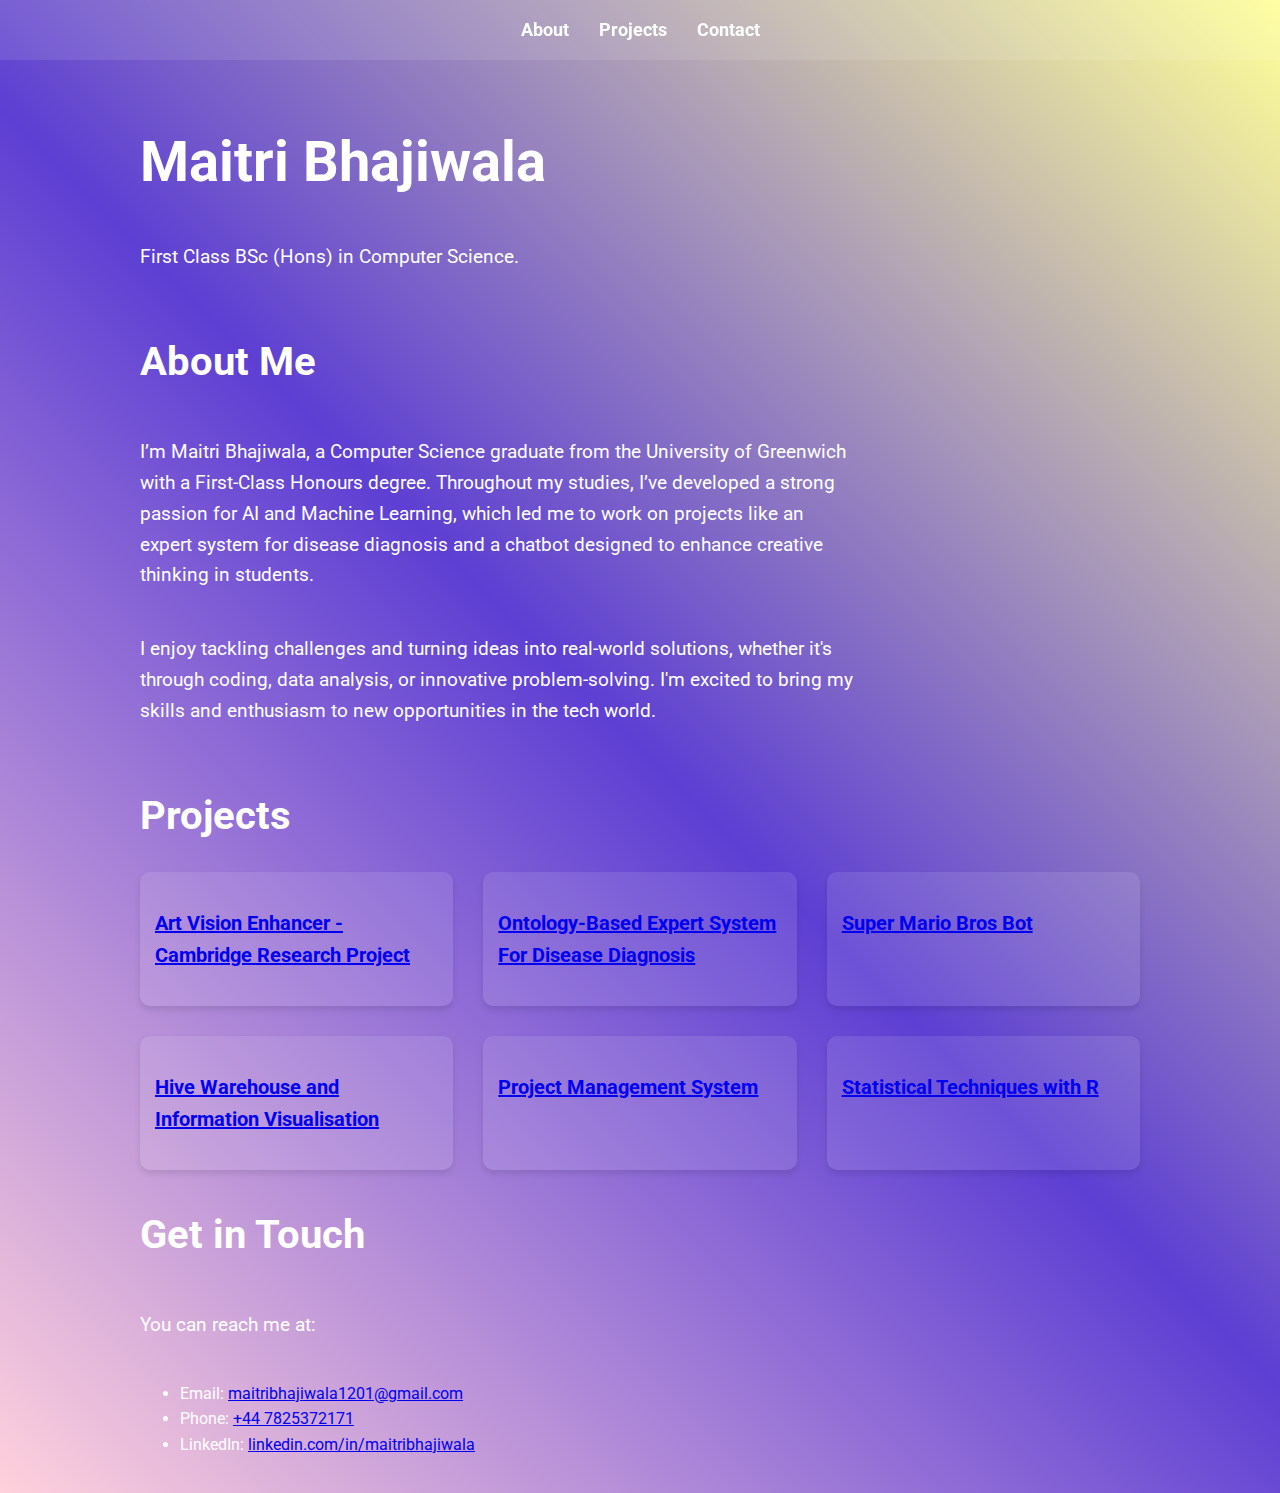
<file: index.html>
<!DOCTYPE html>
<html lang="en">
<head>
    <meta charset="UTF-8">
    <meta name="viewport" content="width=device-width, initial-scale=1.0">
    <title>Maitri Bhajiwala</title>
    <link rel="stylesheet" href="styles.css">
    <link href="https://fonts.googleapis.com/css2?family=Roboto:wght@300;400;700&display=swap" rel="stylesheet">
    <form action = "/submit-form" method="POST"></form>
</head>
<body>
    <header>
        <nav>
            <ul>
                <li><a href="#about">About</a></li>
                <li><a href="#projects">Projects</a></li>
                <li><a href="#contact">Contact</a></li>
            </ul>
        </nav>
    </header>

    <main>
        <section id="hero">
            <h1>Maitri Bhajiwala</h1>
            <p>First Class BSc (Hons) in Computer Science.</p>
        </section>

        <section id="about">
            <h2>About Me</h2>
            <p>I’m Maitri Bhajiwala, a Computer Science graduate from the University of Greenwich with a First-Class Honours degree. Throughout my studies, I’ve developed a strong passion for AI and Machine Learning, which led me to work on projects like an expert system for disease diagnosis and a chatbot designed to enhance creative thinking in students.</p>
            <p>I enjoy tackling challenges and turning ideas into real-world solutions, whether it's through coding, data analysis, or innovative problem-solving. I'm excited to bring my skills and enthusiasm to new opportunities in the tech world.</p>
        </section>

        <section id="projects">
            <h2>Projects</h2>
            <div class="project-grid">
                <!-- Repeat for each project -->
                <div class="project-item">
                    <a href="art-vision-enhancer.html">
                        <h3> Art Vision Enhancer - Cambridge Research Project</h3>
                    </a>
                </div>
                <div class="project-item">
                    <a href="ontology-based-diagnosis.html">
                        <h3>Ontology-Based Expert System For Disease Diagnosis</h3>
                    </a>
                </div>
                <div class="project-item">
                    <a href="super-mario-bros-bot.html">
                        <h3>Super Mario Bros Bot</h3>
                    </a>
                </div>
                <div class="project-item">
                    <a href="big-data.html">
                        <h3>Hive Warehouse and Information Visualisation</h3>
                    </a>
                </div>
                <div class="project-item">
                    <a href="java-project.html">
                        <h3>Project Management System</h3>
                    </a>
                </div>
                <div class="project-item">
                    <a href="R-project.html">
                        <h3>Statistical Techniques with R</h3>
                    </a>
                </div>
            </div>
        </section>

       

        <section id="contact">
            <h2>Get in Touch</h2>
            <p>You can reach me at:</p>
            <ul>
                <li>Email: <a href="mailto:maitribhajiwala1201@gmail.com">maitribhajiwala1201@gmail.com</a></li>
                <li>Phone: <a href="tel:+44 7825372171">+44 7825372171</a></li>
                <li>LinkedIn: <a href="https://www.linkedin.com/in/maitribhajiwala" target="_blank">linkedin.com/in/maitribhajiwala</a></li>
            </ul>
        </section>
    </main>



    <script src="script.js"></script>
</body>
</html>
</file>
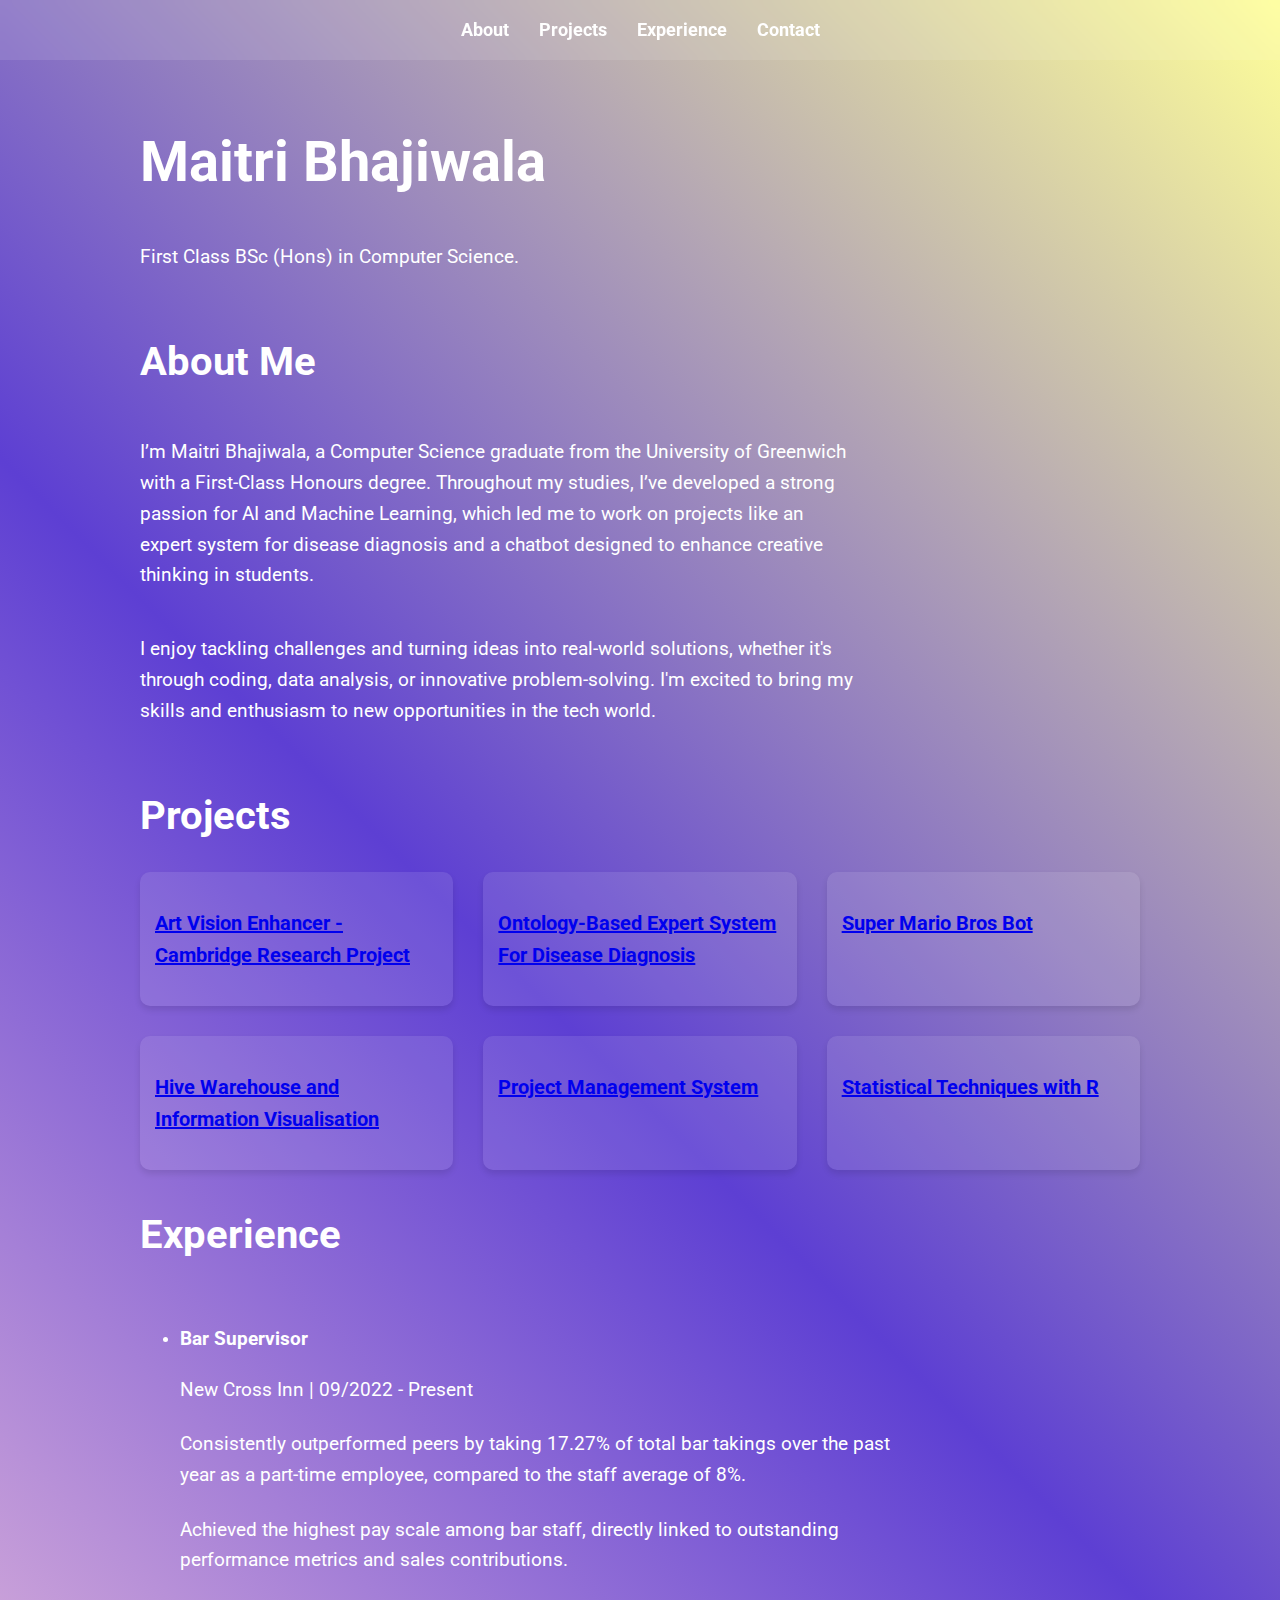
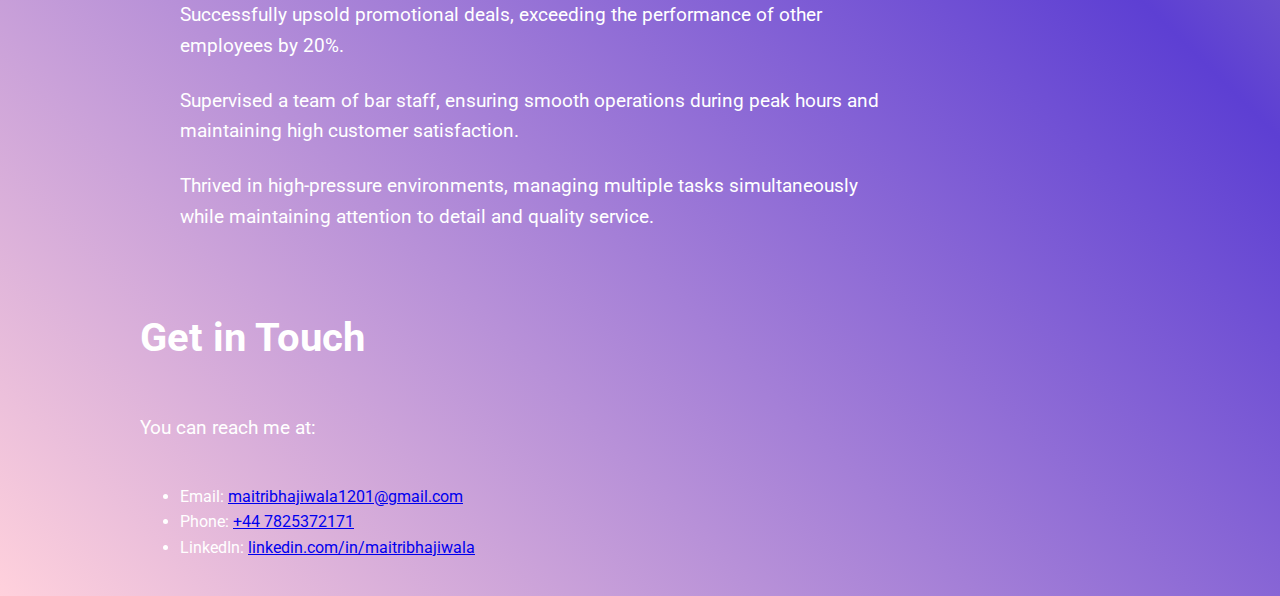
<file: bookstore-portfolio/index.html>
<!DOCTYPE html>
<html lang="en">
<head>
    <meta charset="UTF-8">
    <meta name="viewport" content="width=device-width, initial-scale=1.0">
    <title>Your Name - Portfolio</title>
    <link rel="stylesheet" href="styles.css">
    <link href="https://fonts.googleapis.com/css2?family=Roboto:wght@300;400;700&display=swap" rel="stylesheet">
    <form action = "/submit-form" method="POST"></form>
</head>
<body>
    <header>
        <nav>
            <ul>
                <li><a href="#about">About</a></li>
                <li><a href="#projects">Projects</a></li>
                <li><a href="#experience">Experience</a></li>
                <li><a href="#contact">Contact</a></li>
            </ul>
        </nav>
    </header>

    <main>
        <section id="hero">
            <h1>Maitri Bhajiwala</h1>
            <p>First Class BSc (Hons) in Computer Science.</p>
        </section>

        <section id="about">
            <h2>About Me</h2>
            <p>I’m Maitri Bhajiwala, a Computer Science graduate from the University of Greenwich with a First-Class Honours degree. Throughout my studies, I’ve developed a strong passion for AI and Machine Learning, which led me to work on projects like an expert system for disease diagnosis and a chatbot designed to enhance creative thinking in students.</p>
            <p>I enjoy tackling challenges and turning ideas into real-world solutions, whether it's through coding, data analysis, or innovative problem-solving. I'm excited to bring my skills and enthusiasm to new opportunities in the tech world.</p>
        </section>

        <section id="projects">
            <h2>Projects</h2>
            <div class="project-grid">
                <!-- Repeat for each project -->
                <div class="project-item">
                    <a href="art-vision-enhancer.html">
                        <h3> Art Vision Enhancer - Cambridge Research Project</h3>
                    </a>
                </div>
                <div class="project-item">
                    <a href="ontology-based-diagnosis.html">
                        <h3>Ontology-Based Expert System For Disease Diagnosis</h3>
                    </a>
                </div>
                <div class="project-item">
                    <a href="super-mario-bros-bot.html">
                        <h3>Super Mario Bros Bot</h3>
                    </a>
                </div>
                <div class="project-item">
                    <a href="big-data.html">
                        <h3>Hive Warehouse and Information Visualisation</h3>
                    </a>
                </div>
                <div class="project-item">
                    <a href="java-project.html">
                        <h3>Project Management System</h3>
                    </a>
                </div>
                <div class="project-item">
                    <a href="R-project.html">
                        <h3>Statistical Techniques with R</h3>
                    </a>
                </div>
            </div>
        </section>

        <section id="experience">
            <h2>Experience</h2>
            <ul class="timeline">
                <li>
                    <h3>Bar Supervisor</h3>
                    <p>New Cross Inn | 09/2022 - Present</p>
                    <p>Consistently outperformed peers by taking 17.27% of total bar takings over the past year as a part-time employee, compared to the staff average of 8%.</p>
                    <p>Achieved the highest pay scale among bar staff, directly linked to outstanding performance metrics and sales contributions.</p>
                    <p>Successfully upsold promotional deals, exceeding the performance of other employees by 20%.</p>
                    <p>Supervised a team of bar staff, ensuring smooth operations during peak hours and maintaining high customer satisfaction.</p>
                    <p>Thrived in high-pressure environments, managing multiple tasks simultaneously while maintaining attention to detail and quality service.</p>
                </li>
                <!-- Repeat for each job -->
            </ul>
        </section>

        <section id="contact">
            <h2>Get in Touch</h2>
            <p>You can reach me at:</p>
            <ul>
                <li>Email: <a href="mailto:maitribhajiwala1201@gmail.com">maitribhajiwala1201@gmail.com</a></li>
                <li>Phone: <a href="tel:+44 7825372171">+44 7825372171</a></li>
                <li>LinkedIn: <a href="https://www.linkedin.com/in/maitribhajiwala" target="_blank">linkedin.com/in/maitribhajiwala</a></li>
            </ul>
        </section>
    </main>



    <script src="script.js"></script>
</body>
</html>
</file>
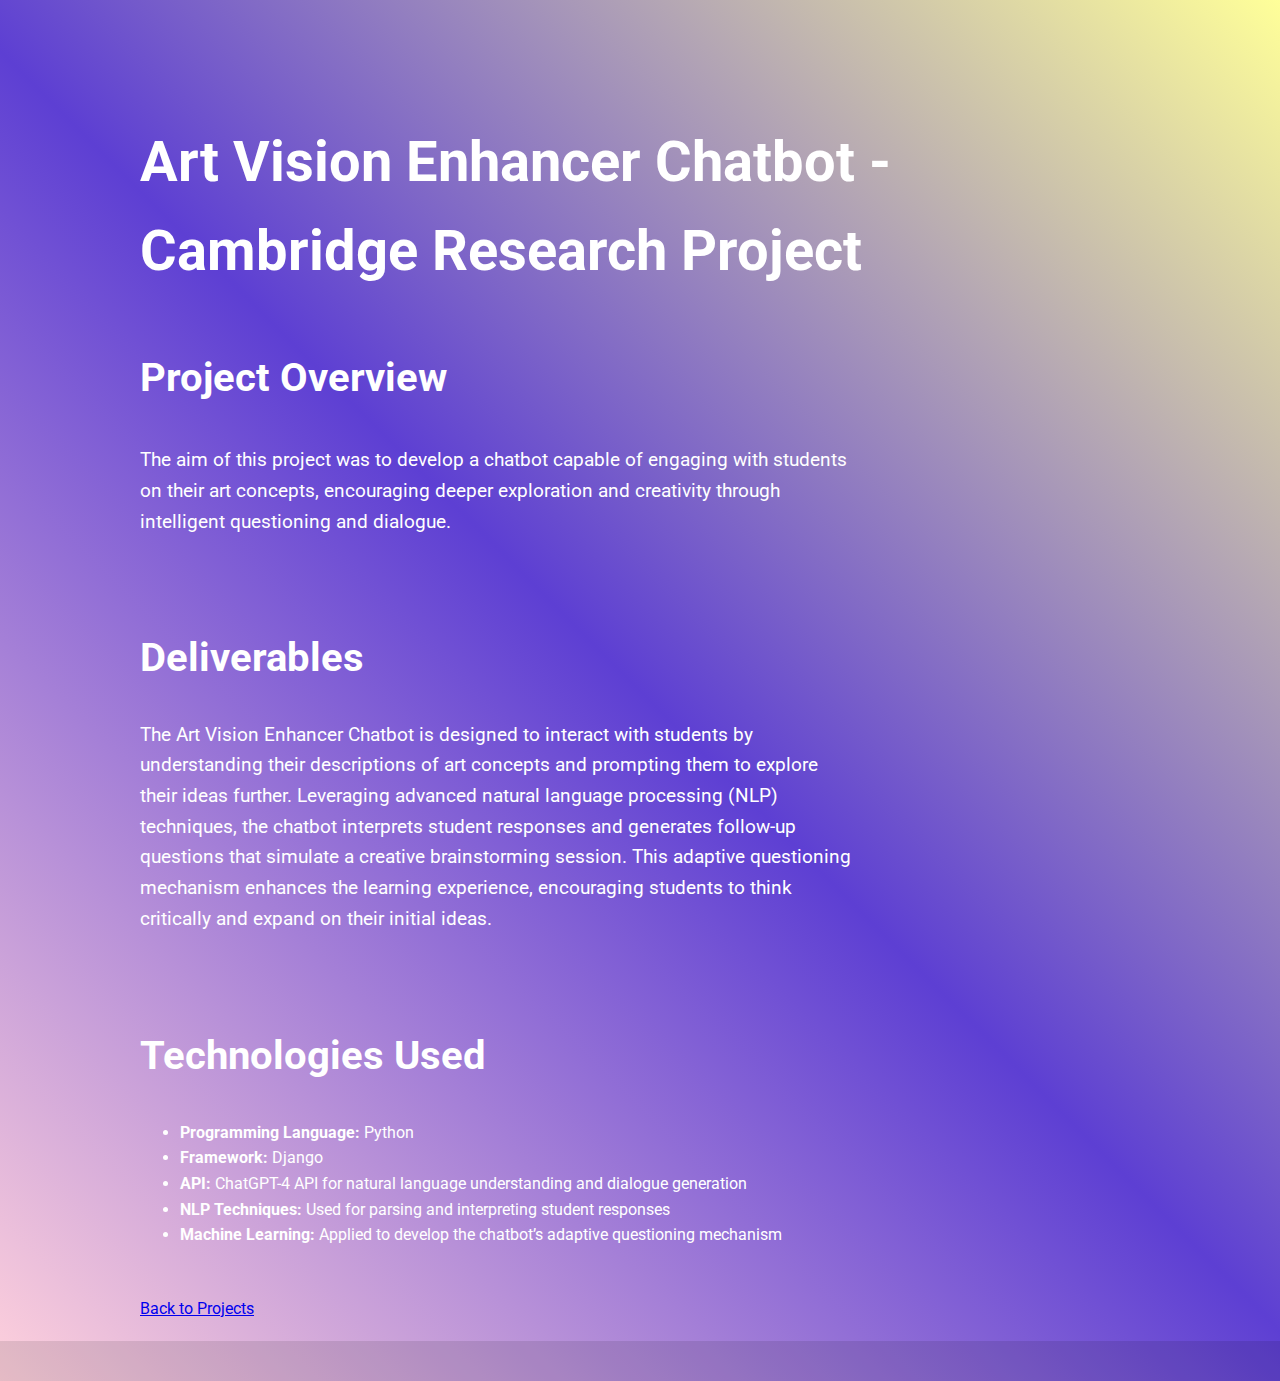
<file: art-vision-enhancer.html>
<!DOCTYPE html>
<html lang="en">
<head>
    <meta charset="UTF-8">
    <meta name="viewport" content="width=device-width, initial-scale=1.0">
    <title>Art Vision Enhancer Chatbot - Maitri Bhajiwala</title>
    <link rel="stylesheet" href="styles.css">
</head>
<body>
    <header>
        <!-- Add navigation menu here -->
    </header>

    <main>
        <article class="project-details">
            <h1>Art Vision Enhancer Chatbot - Cambridge Research Project</h1>
            
            
            <section class="project-section project-description">
                <h2>Project Overview</h2>
                <p>The aim of this project was to develop a chatbot capable of engaging with students on their art concepts, encouraging deeper exploration and creativity through intelligent questioning and dialogue.</p>
            </section>

            <section class="project-section project-features">
                <h2 style="margin-bottom: 10px;">Deliverables</h2>
                <p>The Art Vision Enhancer Chatbot is designed to interact with students by understanding their descriptions of art concepts and prompting them to explore their ideas further. Leveraging advanced natural language processing (NLP) techniques, the chatbot interprets student responses and generates follow-up questions that simulate a creative brainstorming session. This adaptive questioning mechanism enhances the learning experience, encouraging students to think critically and expand on their initial ideas.</p>
            </section>

            <section class="project-section project-tech" style="margin-top: 20px;">
                <h2>Technologies Used</h2>
                <ul>
                    <li><b>Programming Language:</b> Python</li>
                    <li><b>Framework:</b> Django</li>
                    <li><b>API:</b> ChatGPT-4 API for natural language understanding and dialogue generation</li>
                    <li><b>NLP Techniques:</b> Used for parsing and interpreting student responses</li>
                    <li><b>Machine Learning:</b> Applied to develop the chatbot’s adaptive questioning mechanism
                    </li>
                </ul>
            </section>

            <!-- Add more sections as needed -->

            <a href="index.html#projects" class="back-button">Back to Projects</a>
        </article>
    </main>

    <footer>
        <!-- Add footer content here -->
    </footer>

    <script src="script.js"></script>
</body>
</html>
</file>
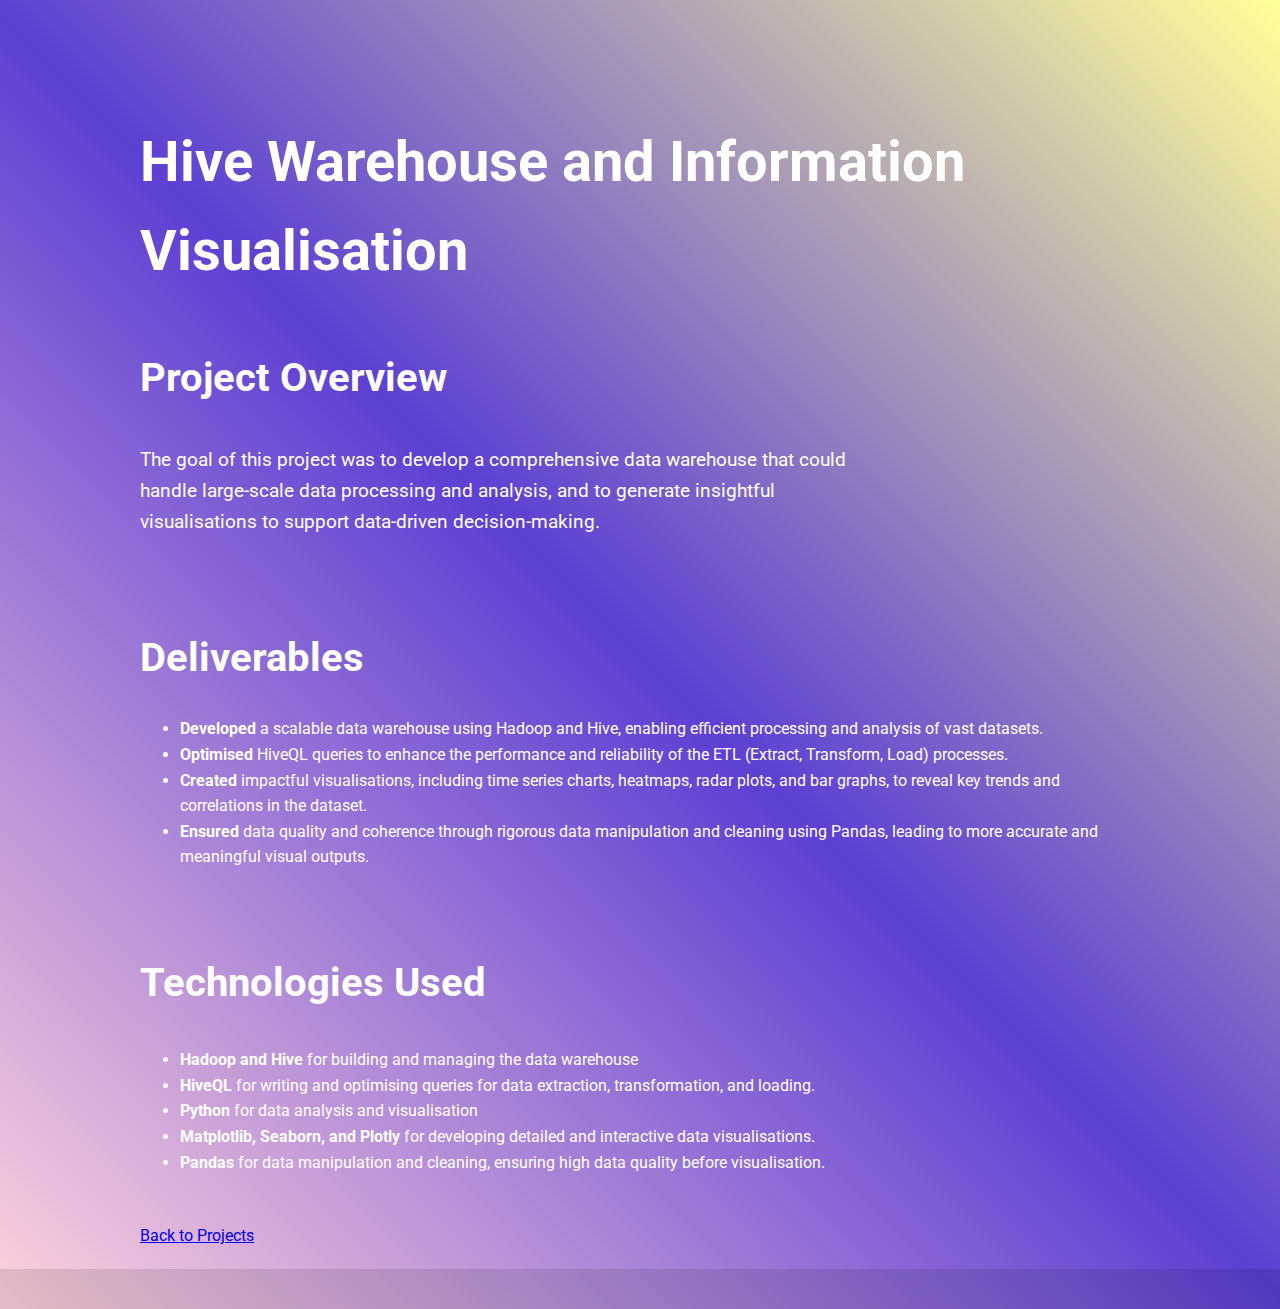
<file: big-data.html>
<!DOCTYPE html>
<html lang="en">
<head>
    <meta charset="UTF-8">
    <meta name="viewport" content="width=device-width, initial-scale=1.0">
    <title> Hive Warehouse and Information Visualisation - Maitri Bhajiwala</title>
    <link rel="stylesheet" href="styles.css">
</head>
<body>
    <header>
        <!-- Add navigation menu here -->
    </header>

    <main>
        <article class="project-details">
            <h1> Hive Warehouse and Information Visualisation</h1>
            
            
            <section class="project-section project-description">
                <h2>Project Overview</h2>
                <p>The goal of this project was to develop a comprehensive data warehouse that could handle large-scale data processing and analysis, and to generate insightful visualisations to support data-driven decision-making.</p>
            </section>

            <section class="project-section project-features">
                <h2 style="margin-bottom: 10px;">Deliverables</h2>
                <ul>
                    <li><b>Developed</b> a scalable data warehouse using Hadoop and Hive, enabling efficient processing and analysis of vast datasets.</li>
                    <li><b> Optimised</b> HiveQL queries to enhance the performance and reliability of the ETL (Extract, Transform, Load) processes.</li>
                    <li><b>Created</b> impactful visualisations, including time series charts, heatmaps, radar plots, and bar graphs, to reveal key trends and correlations in the dataset.</li>
                    <li><b>Ensured</b> data quality and coherence through rigorous data manipulation and cleaning using Pandas, leading to more accurate and meaningful visual outputs.</li>
                </ul>
            </section>

            <section class="project-section project-tech" style="margin-top: 20px;">
                <h2>Technologies Used</h2>
                <ul>
                    <li><b>Hadoop and Hive</b> for building and managing the data warehouse</li>
                    <li><b>HiveQL</b> for writing and optimising queries for data extraction, transformation, and loading.</li>
                    <li><b>Python</b> for data analysis and visualisation</li>
                    <li><b>Matplotlib, Seaborn, and Plotly</b> for developing detailed and interactive data visualisations.</li>
                    <li><b>Pandas</b> for data manipulation and cleaning, ensuring high data quality before visualisation.
                    </li>
                </ul>
            </section>

            <!-- Add more sections as needed -->

            <a href="index.html#projects" class="back-button">Back to Projects</a>
        </article>
    </main>

    <footer>
        <!-- Add footer content here -->
    </footer>

    <script src="script.js"></script>
</body>
</html>
</file>
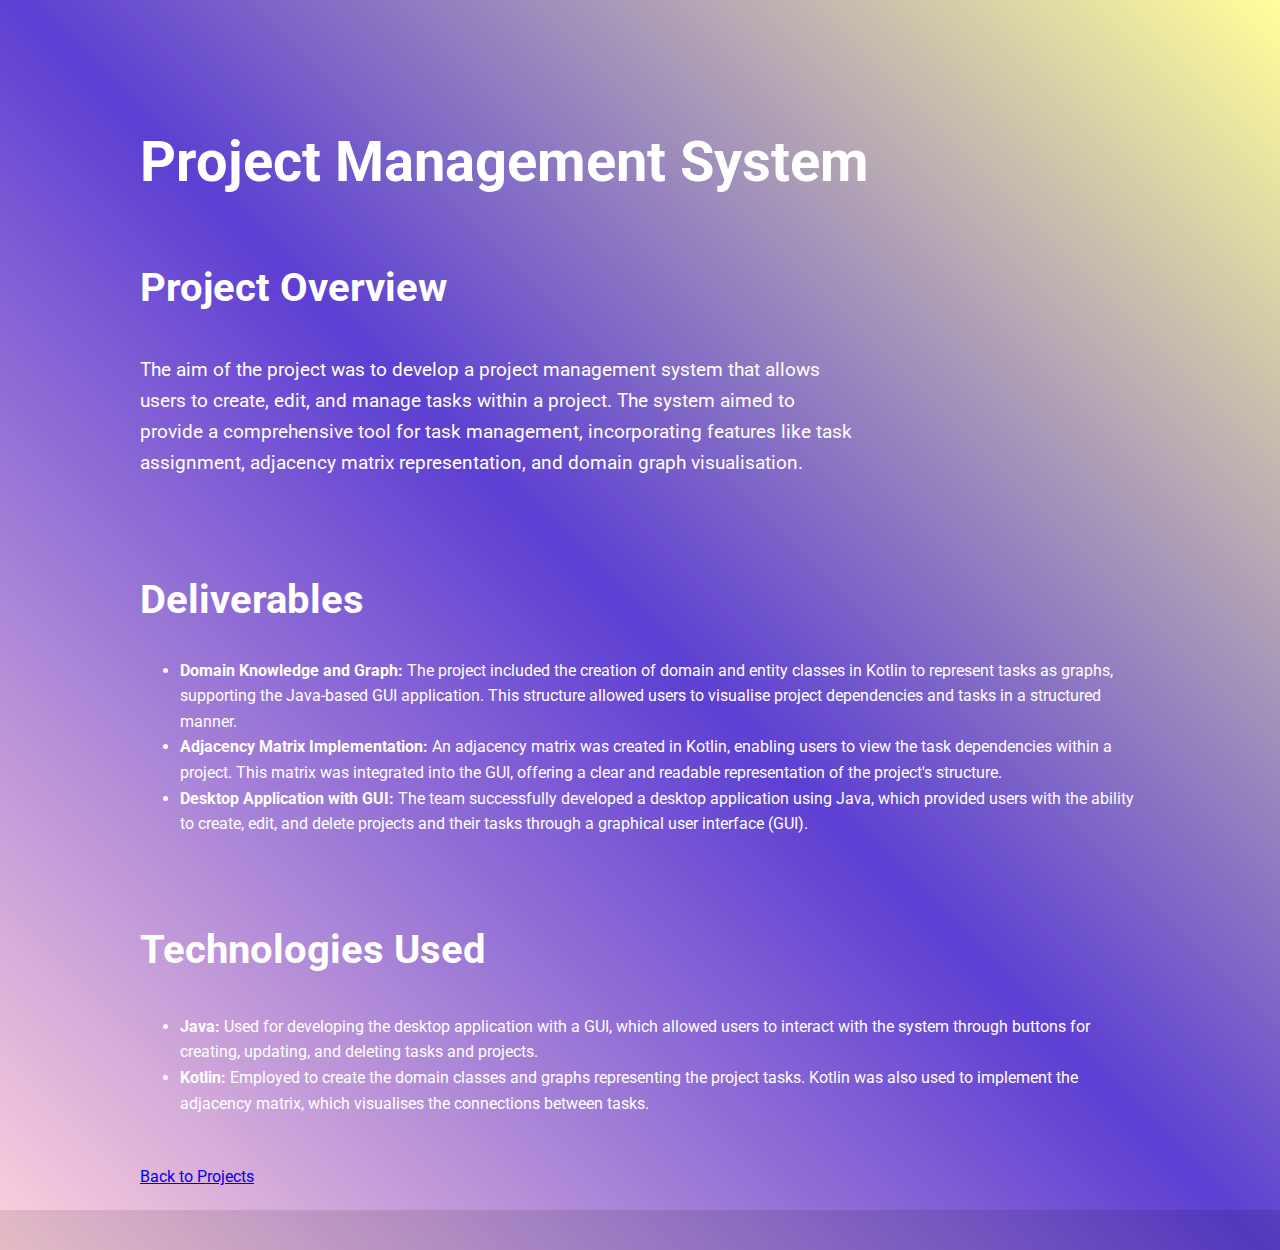
<file: java-project.html>
<!DOCTYPE html>
<html lang="en">
<head>
    <meta charset="UTF-8">
    <meta name="viewport" content="width=device-width, initial-scale=1.0">
    <title>Project Management System</title>
    <link rel="stylesheet" href="styles.css">
</head>
<body>
    <header>
        <!-- Add navigation menu here -->
    </header>

    <main>
        <article class="project-details">
            <h1>Project Management System</h1>
            
            
            <section class="project-section project-description">
                <h2>Project Overview</h2>
                <p>The aim of the project was to develop a project management system that allows users to create, edit, and manage tasks within a project. The system aimed to provide a comprehensive tool for task management, incorporating features like task assignment, adjacency matrix representation, and domain graph visualisation.</p>
            </section>

            <section class="project-section project-features">
                <h2 style="margin-bottom: 10px;">Deliverables</h2>
                <ul>
                    <li><b>Domain Knowledge and Graph:</b> The project included the creation of domain and entity classes in Kotlin to represent tasks as graphs, supporting the Java-based GUI application. This structure allowed users to visualise project dependencies and tasks in a structured manner.</li>
                    <li><b>Adjacency Matrix Implementation:</b> An adjacency matrix was created in Kotlin, enabling users to view the task dependencies within a project. This matrix was integrated into the GUI, offering a clear and readable representation of the project's structure.
                    <li><b>Desktop Application with GUI:</b>  The team successfully developed a desktop application using Java, which provided users with the ability to create, edit, and delete projects and their tasks through a graphical user interface (GUI).</li>

                    </li>
                </ul>
            </section>

            <section class="project-section project-tech" style="margin-top: 20px;">
                <h2>Technologies Used</h2>
                <ul>
                    <li><b>Java:</b> Used for developing the desktop application with a GUI, which allowed users to interact with the system through buttons for creating, updating, and deleting tasks and projects.</li>
                    <li><b>Kotlin:</b> Employed to create the domain classes and graphs representing the project tasks. Kotlin was also used to implement the adjacency matrix, which visualises the connections between tasks.</li>
                    
                </ul>
            </section>

            <!-- Add more sections as needed -->

            <a href="index.html#projects" class="back-button">Back to Projects</a>
        </article>
    </main>

    <footer>
        <!-- Add footer content here -->
    </footer>

    <script src="script.js"></script>
</body>
</html>
</file>
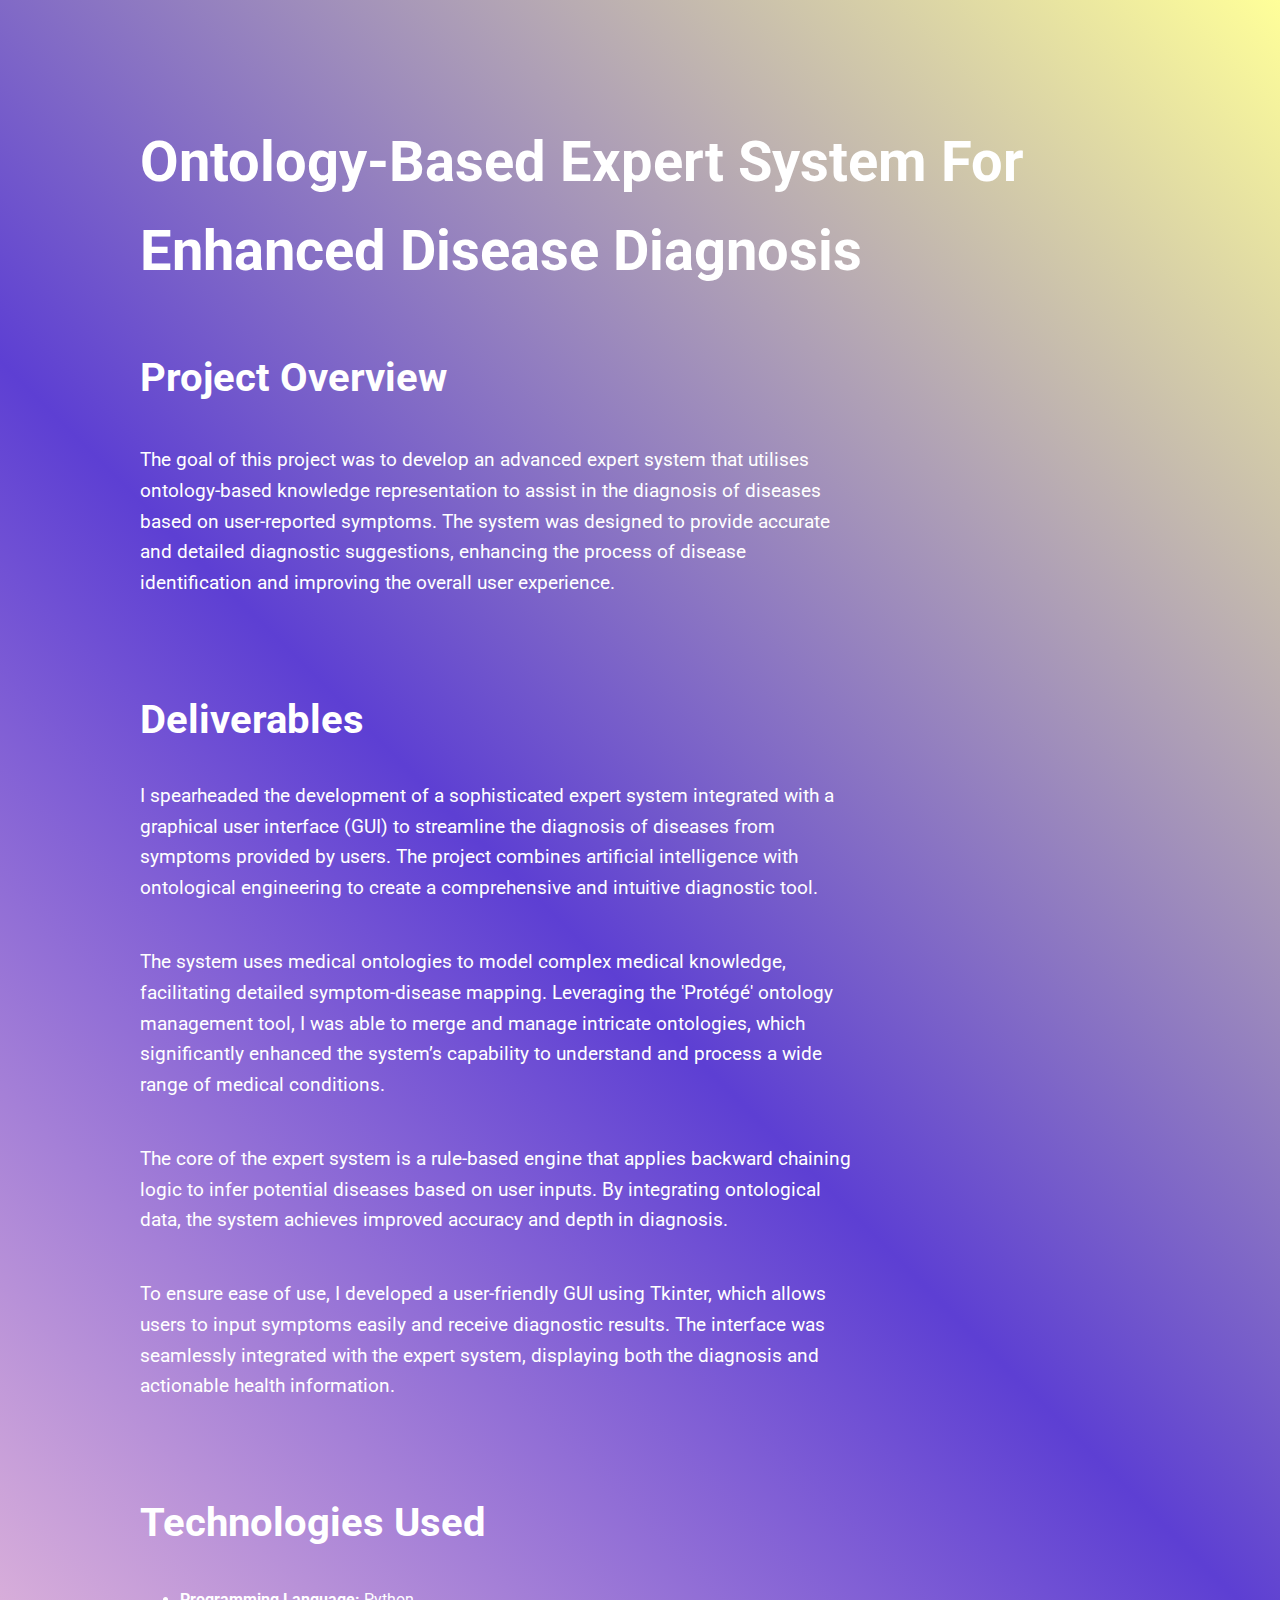
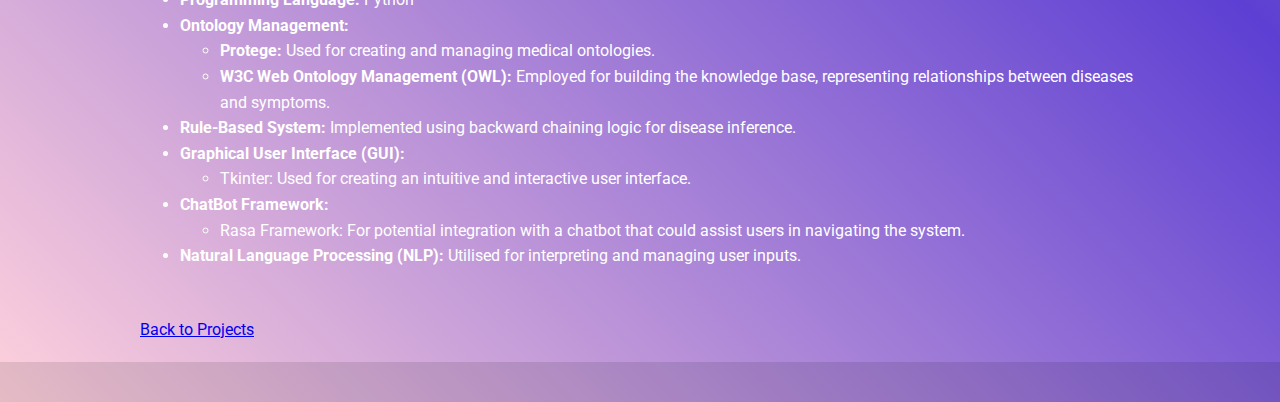
<file: ontology-based-diagnosis.html>
<!DOCTYPE html>
<html lang="en">
<head>
    <meta charset="UTF-8">
    <meta name="viewport" content="width=device-width, initial-scale=1.0">
    <title>Ontology Based Disease Diagnosis - Maitri Bhajiwala</title>
    <link rel="stylesheet" href="styles.css">
</head>
<body>
    <header>
        <!-- Add navigation menu here -->
    </header>

    <main>
        <article class="project-details">
            <h1>Ontology-Based Expert System For Enhanced Disease Diagnosis </h1>
            
            
            <section class="project-section project-description">
                <h2>Project Overview</h2>
                <p>The goal of this project was to develop an advanced expert system that utilises ontology-based knowledge representation to assist in the diagnosis of diseases based on user-reported symptoms. The system was designed to provide accurate and detailed diagnostic suggestions, enhancing the process of disease identification and improving the overall user experience.</p>
            </section>

            <section class="project-section project-features">
                <h2 style="margin-bottom: 10px;">Deliverables</h2>
                <p>I spearheaded the development of a sophisticated expert system integrated with a graphical user interface (GUI) to streamline the diagnosis of diseases from symptoms provided by users. The project combines artificial intelligence with ontological engineering to create a comprehensive and intuitive diagnostic tool.</p>
                <p>The system uses medical ontologies to model complex medical knowledge, facilitating detailed symptom-disease mapping. Leveraging the 'Protégé' ontology management tool, I was able to merge and manage intricate ontologies, which significantly enhanced the system’s capability to understand and process a wide range of medical conditions.</p>
                <p>The core of the expert system is a rule-based engine that applies backward chaining logic to infer potential diseases based on user inputs. By integrating ontological data, the system achieves improved accuracy and depth in diagnosis.</p>
                <p>To ensure ease of use, I developed a user-friendly GUI using Tkinter, which allows users to input symptoms easily and receive diagnostic results. The interface was seamlessly integrated with the expert system, displaying both the diagnosis and actionable health information.</p>
            </section>

            <section class="project-section project-tech" style="margin-top: 20px;">
                <h2>Technologies Used</h2>
                <ul>
                    <li><b>Programming Language:</b> Python</li>
                    <li><b>Ontology Management:</b>
                        <ul>
                        <li><b>Protege:</b> Used for creating and managing medical ontologies.</li>
                        <li><b>W3C Web Ontology Management (OWL):</b> Employed for building the knowledge base, representing relationships between diseases and symptoms.</li>
                        </ul>
                    </li>
                    <li><b>Rule-Based System:</b> Implemented using backward chaining logic for disease inference.</li>
                    <li><b>Graphical User Interface (GUI):</b>
                        <ul><li>Tkinter: Used for creating an intuitive and interactive user interface.</li></ul>
                    <li><b>ChatBot Framework:</b>
                        <ul><li> Rasa Framework: For potential integration with a chatbot that could assist users in navigating the system.</li></ul>
                    <li><b>Natural Language Processing (NLP):</b> Utilised for interpreting and managing user inputs.</li>
                </ul>
            </section>

            <!-- Add more sections as needed -->

            <a href="index.html#projects" class="back-button">Back to Projects</a>
        </article>
    </main>

    <footer>
        <!-- Add footer content here -->
    </footer>

    <script src="script.js"></script>
</body>
</html>
</file>
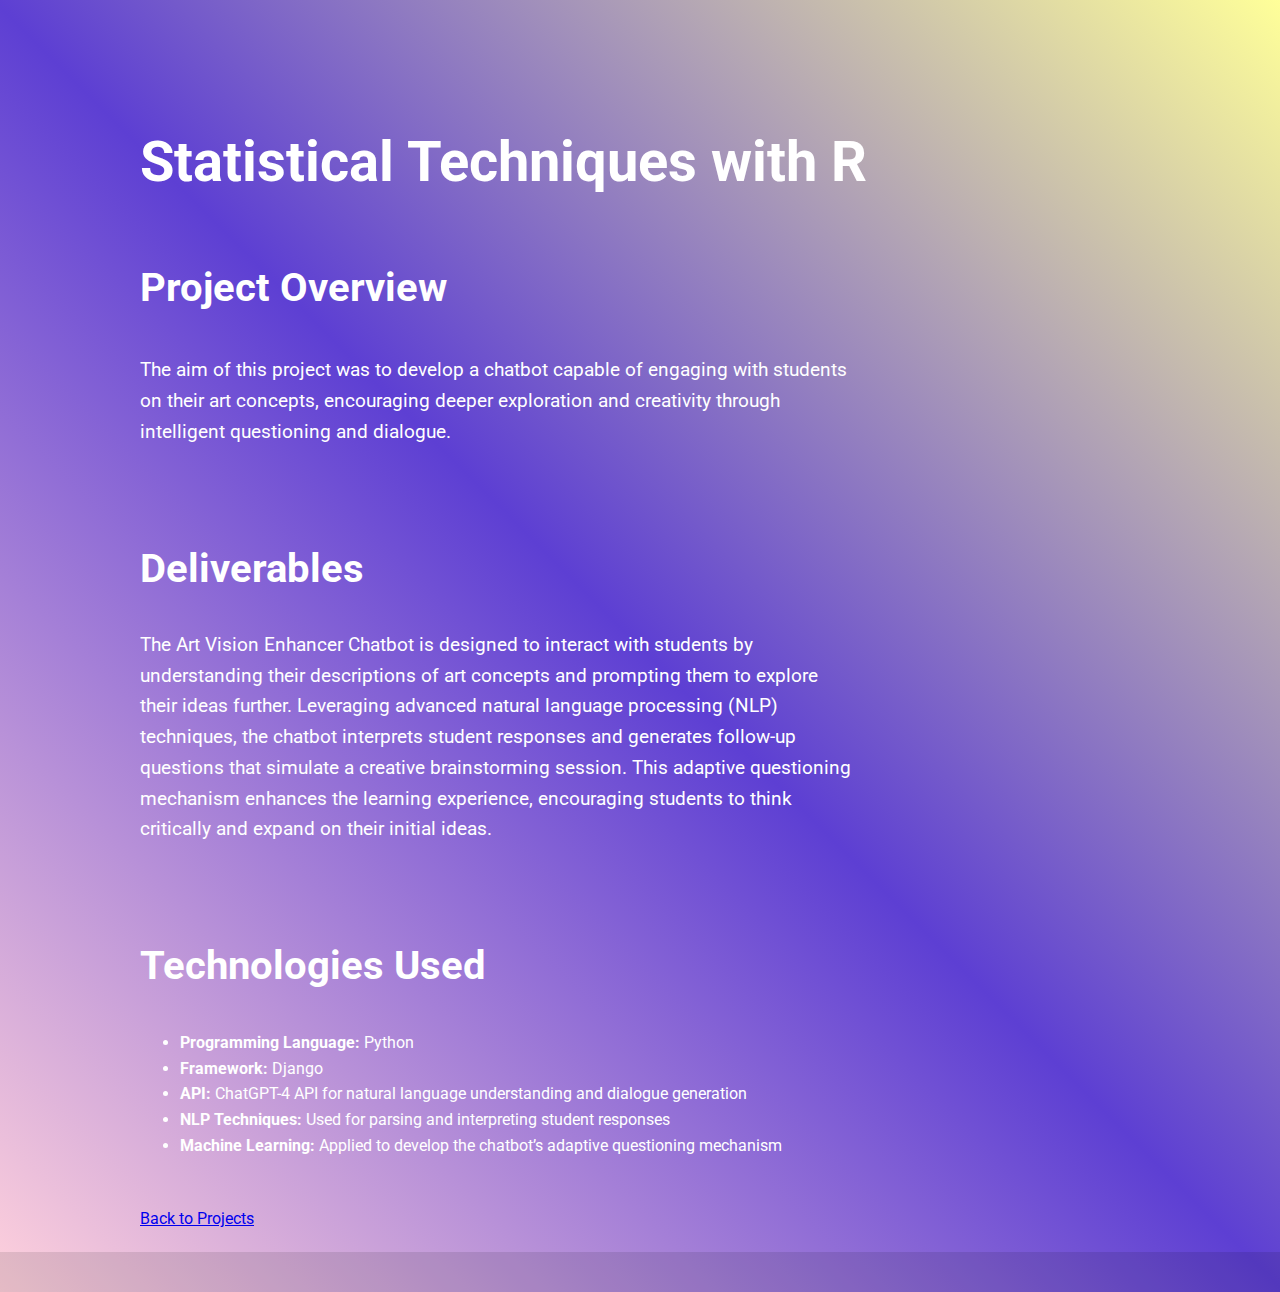
<file: R-project.html>
<!DOCTYPE html>
<html lang="en">
<head>
    <meta charset="UTF-8">
    <meta name="viewport" content="width=device-width, initial-scale=1.0">
    <title>Statistical Techniques with R</title>
    <link rel="stylesheet" href="styles.css">
</head>
<body>
    <header>
        <!-- Add navigation menu here -->
    </header>

    <main>
        <article class="project-details">
            <h1>Statistical Techniques with R</h1>
            
            
            <section class="project-section project-description">
                <h2>Project Overview</h2>
                <p white-space: nowrap;>The aim of this project was to develop a chatbot capable of engaging with students on their art concepts, encouraging deeper exploration and creativity through intelligent questioning and dialogue.</p>
            </section>

            <section class="project-section project-features">
                <h2 style="margin-bottom: 10px;">Deliverables</h2>
                <p>The Art Vision Enhancer Chatbot is designed to interact with students by understanding their descriptions of art concepts and prompting them to explore their ideas further. Leveraging advanced natural language processing (NLP) techniques, the chatbot interprets student responses and generates follow-up questions that simulate a creative brainstorming session. This adaptive questioning mechanism enhances the learning experience, encouraging students to think critically and expand on their initial ideas.</p>
            </section>

            <section class="project-section project-tech" style="margin-top: 20px;">
                <h2>Technologies Used</h2>
                <ul>
                    <li><b>Programming Language:</b> Python</li>
                    <li><b>Framework:</b> Django</li>
                    <li><b>API:</b> ChatGPT-4 API for natural language understanding and dialogue generation</li>
                    <li><b>NLP Techniques:</b> Used for parsing and interpreting student responses</li>
                    <li><b>Machine Learning:</b> Applied to develop the chatbot’s adaptive questioning mechanism
                    </li>
                </ul>
            </section>

            <!-- Add more sections as needed -->

            <a href="index.html#projects" class="back-button">Back to Projects</a>
        </article>
    </main>

    <footer>
        <!-- Add footer content here -->
    </footer>

    <script src="script.js"></script>
</body>
</html>
</file>
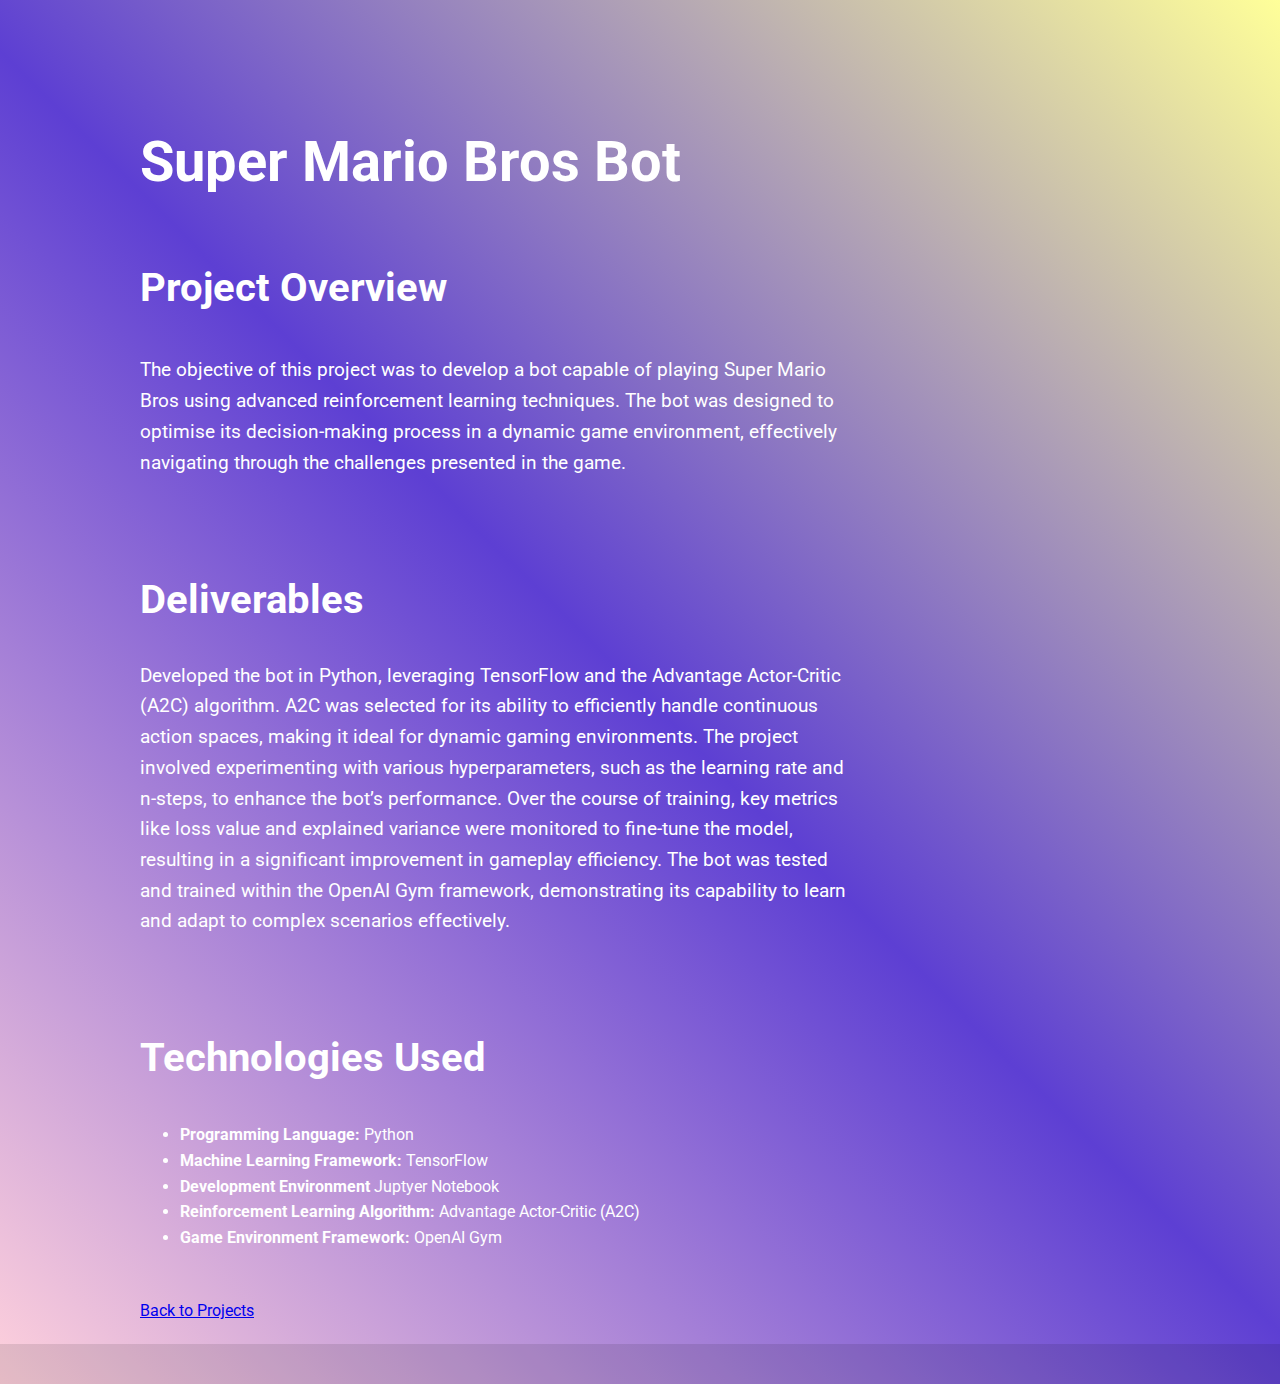
<file: super-mario-bros-bot.html>
<!DOCTYPE html>
<html lang="en">
<head>
    <meta charset="UTF-8">
    <meta name="viewport" content="width=device-width, initial-scale=1.0">
    <title>Super Mario Bros Bot - Maitri Bhajiwala</title>
    <link rel="stylesheet" href="styles.css">
</head>
<body>
    <header>
        <!-- Add navigation menu here -->
    </header>

    <main>
        <article class="project-details">
            <h1>Super Mario Bros Bot</h1>
            
            
            <section class="project-section project-description">
                <h2>Project Overview</h2>
                <p>The objective of this project was to develop a bot capable of playing Super Mario Bros using advanced reinforcement learning techniques. The bot was designed to optimise its decision-making process in a dynamic game environment, effectively navigating through the challenges presented in the game.</p>
            </section>

            <section class="project-section project-features">
                <h2 style="margin-bottom: 10px;">Deliverables</h2>
                <p>Developed the bot in Python, leveraging TensorFlow and the Advantage Actor-Critic (A2C) algorithm. A2C was selected for its ability to efficiently handle continuous action spaces, making it ideal for dynamic gaming environments. The project involved experimenting with various hyperparameters, such as the learning rate and n-steps, to enhance the bot’s performance. Over the course of training, key metrics like loss value and explained variance were monitored to fine-tune the model, resulting in a significant improvement in gameplay efficiency. The bot was tested and trained within the OpenAI Gym framework, demonstrating its capability to learn and adapt to complex scenarios effectively.</p>
            </section>

            <section class="project-section project-tech" style="margin-top: 20px;">
                <h2>Technologies Used</h2>
                <ul>
                    <li><b>Programming Language:</b> Python</li>
                    <li><b>Machine Learning Framework:</b> TensorFlow</li>
                    <li><b>Development Environment</b> Juptyer Notebook</li>
                    <li><b>Reinforcement Learning Algorithm:</b> Advantage Actor-Critic (A2C)</li>
                    <li><b>Game Environment Framework:</b> OpenAI Gym
                    </li>
                </ul>
            </section>

            <!-- Add more sections as needed -->

            <a href="index.html#projects" class="back-button">Back to Projects</a>
        </article>
    </main>

    <footer>
        <!-- Add footer content here -->
    </footer>

    <script src="script.js"></script>
</body>
</html>
</file>
<file: styles.css>
@import url('https://fonts.googleapis.com/css2?family=Roboto:wght@300;400;700&display=swap');

body {
    font-family: 'Roboto', sans-serif;
    margin: 0;
    padding: 0;
    background: linear-gradient(45deg, #FFD1DC, #5D3FD3, #FFFF99);
    color: white;
    line-height: 1.6;
}

header {
    position: fixed;
    width: 100%;
    top: 0;
    background: rgba(255, 255, 255, 0.1);
    backdrop-filter: blur(5px);
    z-index: 1000;
}

nav ul {
    display: flex;
    justify-content: center;
    list-style-type: none;
    padding: 0;
}

nav ul li {
    margin: 0 15px;
}

nav ul li a {
    color: white;
    text-decoration: none;
    font-weight: bold;
    font-size: 1.1rem;
    transition: color 0.3s ease;
}

nav ul li a:hover {
    color: #FFD1DC;
}

main {
    max-width: 1000px;
    margin: 0 auto;
    padding: 80px 20px 20px;
}

section {
    
    display: flex;
    flex-direction: column;
    align-items: flex-start;
    text-align: left;
}

h1, h2, h3 {
    font-weight: 700;
}

h1 {
    font-size: 3.5rem;
    margin-bottom: 1rem;
}

h2 {
    font-size: 2.5rem;
    margin-bottom: 1.5rem;
}

p {
    font-size: 1.2rem;
    max-width: 65ch;
    margin-bottom: 1.5rem;
}

.project-grid {
    display: grid;
    grid-template-columns: repeat(auto-fit, minmax(300px, 1fr));
    gap: 30px;
    width: 100%;
}

.project-item {
    background: rgba(255, 255, 255, 0.1);
    border-radius: 10px;
    overflow: hidden;
    transition: transform 0.3s ease, box-shadow 0.3s ease;
    box-shadow: 0 4px 6px rgba(0, 0, 0, 0.1);
}

.project-item:hover {
    transform: translateY(-5px);
    box-shadow: 0 10px 20px rgba(0, 0, 0, 0.2);
}



.project-item h3 {
    padding: 15px;
    font-size: 1.25rem;
}

.project-section {
    margin-bottom: 2rem; /* Reduce this value to decrease space between sections */
  }
  
.project-section h2 {
    margin-bottom: 1rem; /* Adjust heading bottom margin */
  }
  
  /* Remove bottom margin from the last section if needed */
.project-section:last-child {
    margin-bottom: 0;
  }

.project-features {
    margin-top: 1rem; /* Adjust this value as needed */
  }

form {
    display: flex;
    flex-direction: column;
    width: 100%;
    max-width: 500px;
}

input, textarea, button {
    margin: 10px 0;
    padding: 12px;
    border: none;
    border-radius: 5px;
    font-size: 1rem;
}

button {
    background: #5D3FD3;
    color: white;
    cursor: pointer;
    transition: background 0.3s ease;
    font-weight: bold;
}

button:hover {
    background: #4B0082;
}

footer {
    text-align: center;
    padding: 20px;
    background: rgba(0, 0, 0, 0.1);
    font-size: 0.9rem;
}

@media (max-width: 768px) {
    h1 {
        font-size: 2.5rem;
    }

    h2 {
        font-size: 2rem;
    }

    .project-grid {
        grid-template-columns: 1fr;
    }
}
</file>
<file: bookstore-portfolio/styles.css>
@import url('https://fonts.googleapis.com/css2?family=Roboto:wght@300;400;700&display=swap');

body {
    font-family: 'Roboto', sans-serif;
    margin: 0;
    padding: 0;
    background: linear-gradient(45deg, #FFD1DC, #5D3FD3, #FFFF99);
    color: white;
    line-height: 1.6;
}

header {
    position: fixed;
    width: 100%;
    top: 0;
    background: rgba(255, 255, 255, 0.1);
    backdrop-filter: blur(5px);
    z-index: 1000;
}

nav ul {
    display: flex;
    justify-content: center;
    list-style-type: none;
    padding: 0;
}

nav ul li {
    margin: 0 15px;
}

nav ul li a {
    color: white;
    text-decoration: none;
    font-weight: bold;
    font-size: 1.1rem;
    transition: color 0.3s ease;
}

nav ul li a:hover {
    color: #FFD1DC;
}

main {
    max-width: 1000px;
    margin: 0 auto;
    padding: 80px 20px 20px;
}

section {
    
    display: flex;
    flex-direction: column;
    align-items: flex-start;
    text-align: left;
}

h1, h2, h3 {
    font-weight: 700;
}

h1 {
    font-size: 3.5rem;
    margin-bottom: 1rem;
}

h2 {
    font-size: 2.5rem;
    margin-bottom: 1.5rem;
}

p {
    font-size: 1.2rem;
    max-width: 65ch;
    margin-bottom: 1.5rem;
}

.project-grid {
    display: grid;
    grid-template-columns: repeat(auto-fit, minmax(300px, 1fr));
    gap: 30px;
    width: 100%;
}

.project-item {
    background: rgba(255, 255, 255, 0.1);
    border-radius: 10px;
    overflow: hidden;
    transition: transform 0.3s ease, box-shadow 0.3s ease;
    box-shadow: 0 4px 6px rgba(0, 0, 0, 0.1);
}

.project-item:hover {
    transform: translateY(-5px);
    box-shadow: 0 10px 20px rgba(0, 0, 0, 0.2);
}



.project-item h3 {
    padding: 15px;
    font-size: 1.25rem;
}

.project-section {
    margin-bottom: 2rem; /* Reduce this value to decrease space between sections */
  }
  
.project-section h2 {
    margin-bottom: 1rem; /* Adjust heading bottom margin */
  }
  
  /* Remove bottom margin from the last section if needed */
.project-section:last-child {
    margin-bottom: 0;
  }

.project-features {
    margin-top: 1rem; /* Adjust this value as needed */
  }

form {
    display: flex;
    flex-direction: column;
    width: 100%;
    max-width: 500px;
}

input, textarea, button {
    margin: 10px 0;
    padding: 12px;
    border: none;
    border-radius: 5px;
    font-size: 1rem;
}

button {
    background: #5D3FD3;
    color: white;
    cursor: pointer;
    transition: background 0.3s ease;
    font-weight: bold;
}

button:hover {
    background: #4B0082;
}

footer {
    text-align: center;
    padding: 20px;
    background: rgba(0, 0, 0, 0.1);
    font-size: 0.9rem;
}

@media (max-width: 768px) {
    h1 {
        font-size: 2.5rem;
    }

    h2 {
        font-size: 2rem;
    }

    .project-grid {
        grid-template-columns: 1fr;
    }
}
</file>
